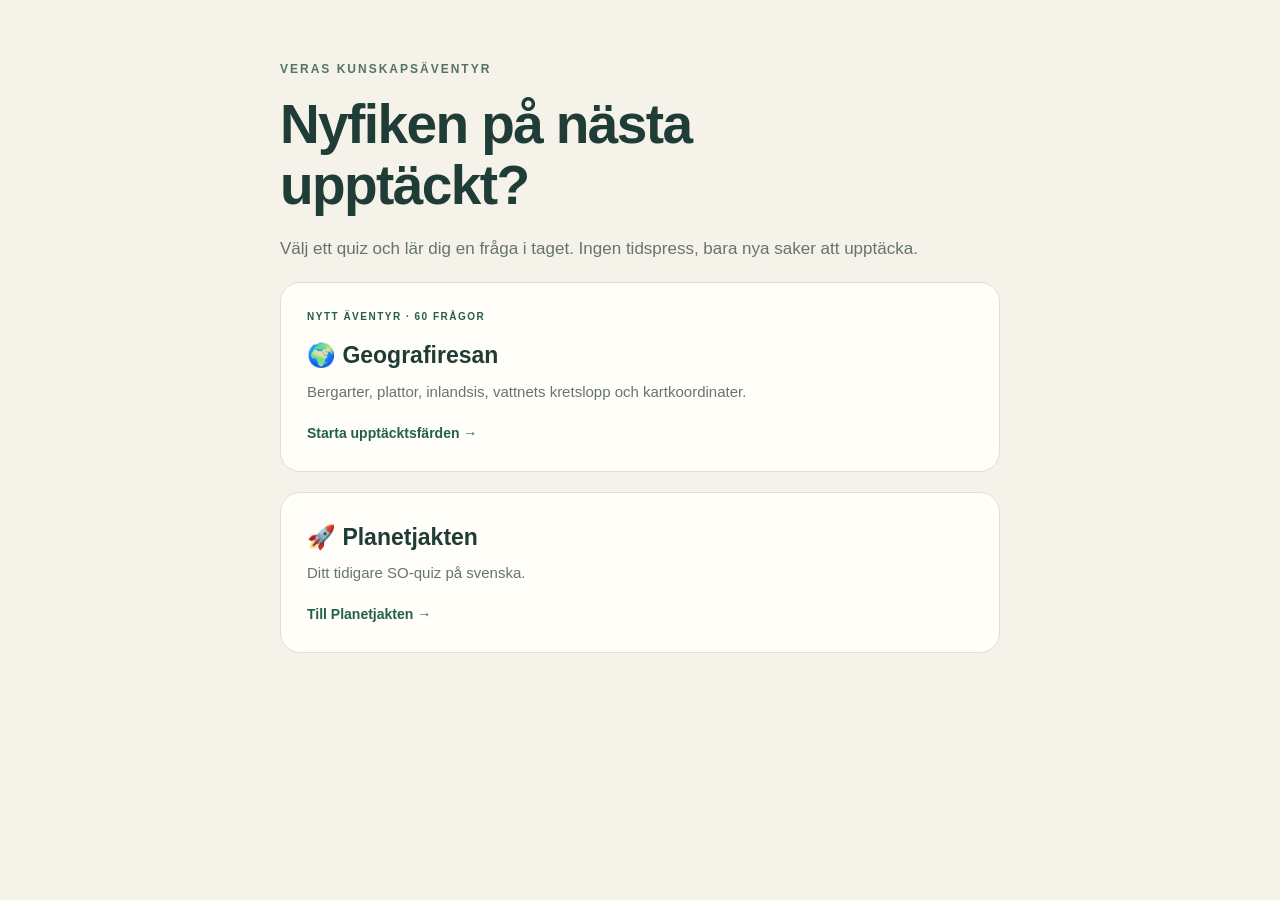
<file: index.html>
<!doctype html>
<html lang="sv"><head><meta charset="utf-8"><meta name="viewport" content="width=device-width,initial-scale=1"><title>Veras kunskapsäventyr</title><style>*{box-sizing:border-box}body{margin:0;padding:60px 22px;background:#f4f2e9;color:#203c36;font:17px/1.6 -apple-system,BlinkMacSystemFont,'Segoe UI',sans-serif}main{max-width:720px;margin:auto}.label{font-size:12px;letter-spacing:2px;color:#537461;font-weight:700}h1{font-size:clamp(36px,7vw,55px);line-height:1.1;letter-spacing:-1.6px;margin:15px 0 20px}p{color:#65756e}a{display:block;text-decoration:none;background:#fffef9;border:1px solid #dce0d5;border-radius:20px;padding:26px;margin-top:20px;color:inherit}a:hover{border-color:#235f4c}a:focus-visible{outline:3px solid #d99b35}h2{font-size:23px;margin:0 0 6px}a p{margin:0;font-size:15px}span{display:block;margin-top:18px;color:#235f4c;font-size:14px;font-weight:700}.new{font-size:10px;letter-spacing:1.5px;margin:0 0 12px}</style></head><body><main><div class="label">VERAS KUNSKAPSÄVENTYR</div><h1>Nyfiken på nästa<br>upptäckt?</h1><p>Välj ett quiz och lär dig en fråga i taget. Ingen tidspress, bara nya saker att upptäcka.</p><a href="geografiresan/"><span class="new">NYTT ÄVENTYR · 60 FRÅGOR</span><h2>🌍 Geografiresan</h2><p>Bergarter, plattor, inlandsis, vattnets kretslopp och kartkoordinater.</p><span>Starta upptäcktsfärden →</span></a><a href="planetjakten/"><h2>🚀 Planetjakten</h2><p>Ditt tidigare SO-quiz på svenska.</p><span>Till Planetjakten →</span></a></main></body></html>
</file>
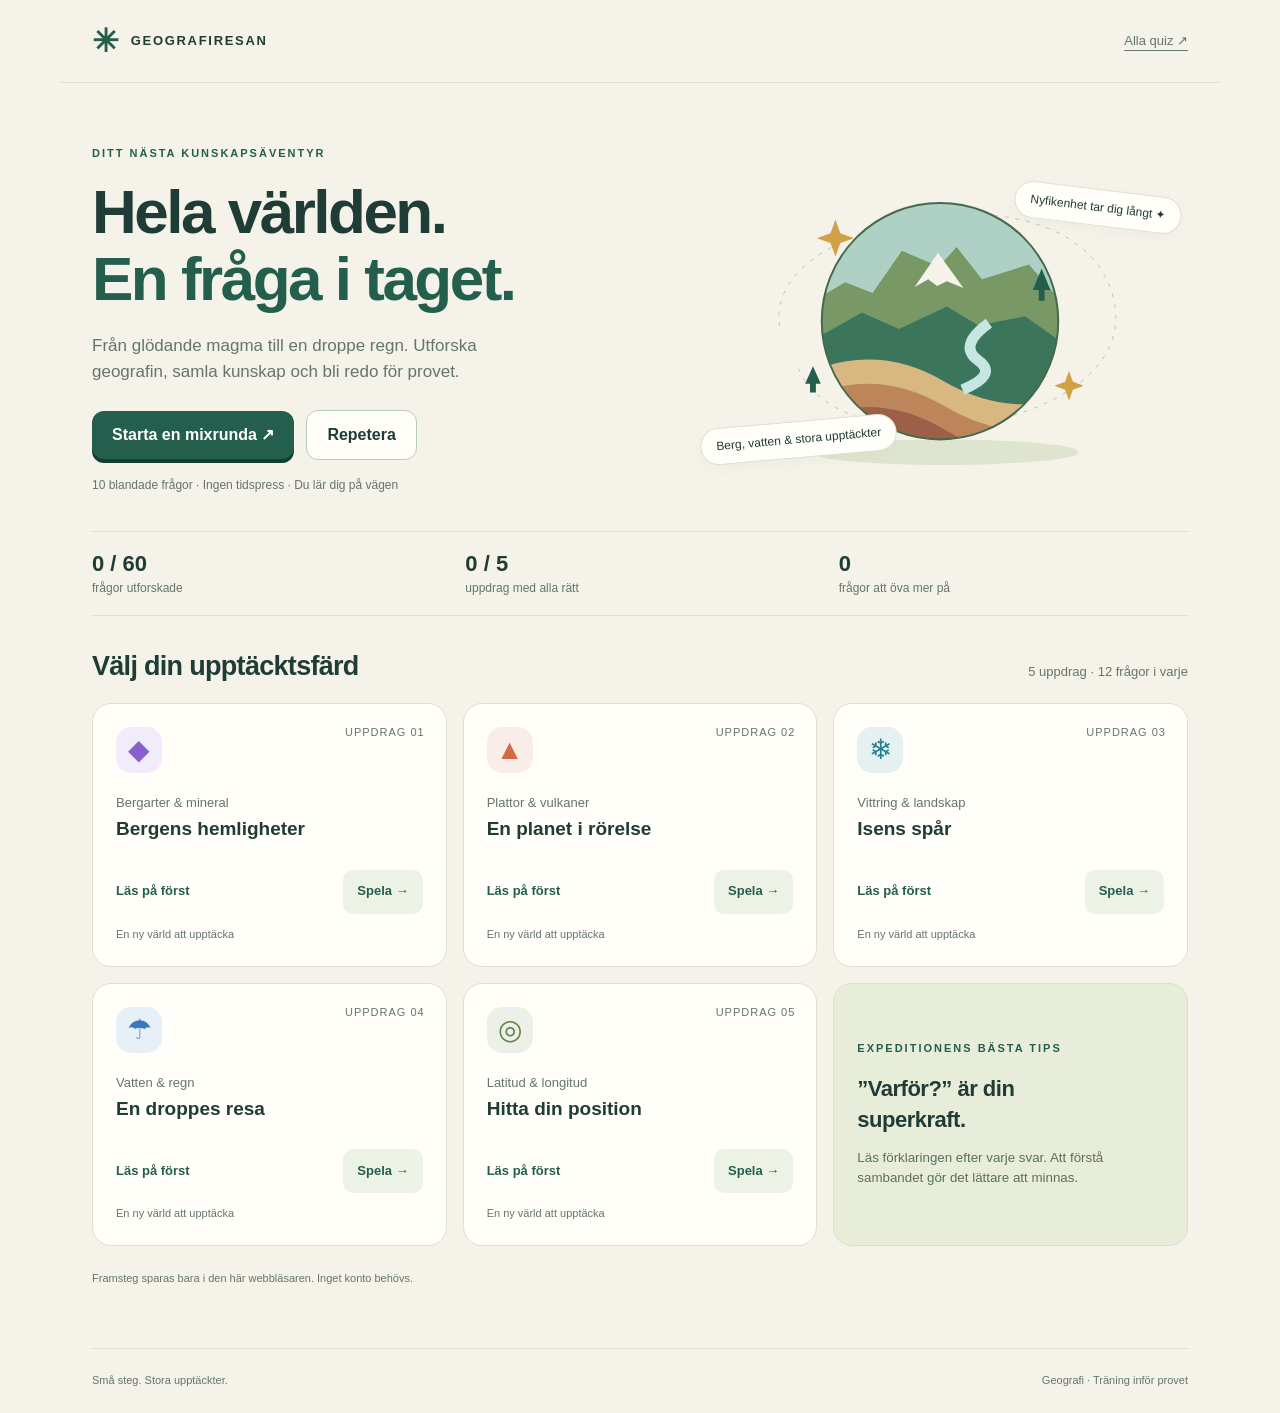
<file: geografiresan/index.html>
<!doctype html>
<html lang="sv"><head><meta charset="utf-8"><meta name="viewport" content="width=device-width,initial-scale=1,viewport-fit=cover"><meta name="theme-color" content="#f4f2e9"><meta name="description" content="Geografiäventyr med 60 frågor om bergarter, vulkaner, inlandsis, regn och kartkoordinater."><title>Geografiresan · Upptäck. Förstå. Kom ihåg.</title><link rel="stylesheet" href="style.css"><script defer src="questions.js"></script><script defer src="app.js"></script></head>
<body><header><a class="brand" href="./" aria-label="Geografiresan, startsida"><span class="brandmark">✳</span> GEOGRAFIRESAN</a><a class="back" href="../">Alla quiz ↗</a></header><main id="app"></main><footer>Små steg. Stora upptäckter. <span>Geografi · Träning inför provet</span></footer><noscript>Aktivera JavaScript för att spela quizet.</noscript></body></html>
</file>
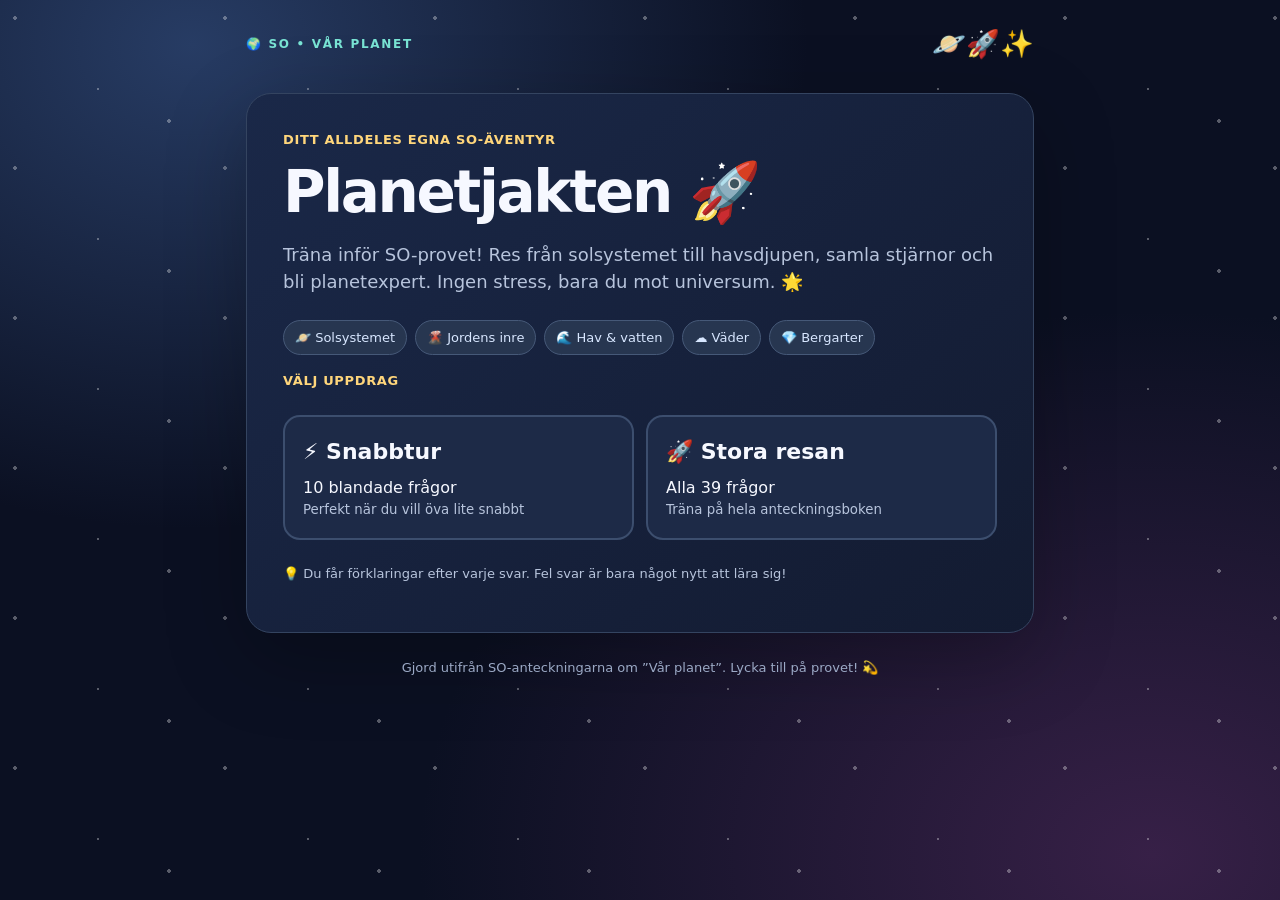
<file: planetjakten/index.html>
<!doctype html>
<html lang="sv"><head><meta charset="utf-8"><meta name="viewport" content="width=device-width,initial-scale=1"><title>Planetjakten 🚀 – SO-quiz</title>
<style>
:root{color-scheme:dark;--bg:#0b1022;--panel:#17213b;--ink:#f6f8ff;--muted:#b7c4dc;--accent:#78e3d3;--pink:#ff94c4;--yellow:#ffd67b;--bad:#ff9a9e}*{box-sizing:border-box}body{margin:0;background:radial-gradient(ellipse at 15% 5%,#273c64 0,transparent 40%),radial-gradient(ellipse at 90% 95%,#372047 0,transparent 45%),var(--bg);font:16px/1.5 system-ui,-apple-system,Segoe UI,sans-serif;color:var(--ink);min-height:100vh}.stars{position:fixed;inset:0;pointer-events:none;opacity:.32;background-image:radial-gradient(2px 2px at 15px 18px,white 98%,transparent),radial-gradient(1px 1px at 98px 89px,white 98%,transparent),radial-gradient(2px 2px at 169px 121px,white 98%,transparent);background-size:210px 150px}main{position:relative;max-width:820px;margin:auto;padding:24px 16px 64px}header{display:flex;align-items:center;justify-content:space-between;gap:15px}header .tag{color:var(--accent);font-weight:800;letter-spacing:.14em;font-size:12px}h1{font-size:clamp(34px,7vw,58px);line-height:1.05;margin:13px 0 10px;letter-spacing:-.04em}h2{font-size:clamp(23px,4vw,32px);line-height:1.25;margin:8px 0 16px}.lead{font-size:18px;color:var(--muted);margin-bottom:25px}.card{background:linear-gradient(140deg,#1a2848,#131b31);border:1px solid #344460;border-radius:25px;padding:clamp(20px,5vw,36px);box-shadow:0 25px 80px #0004}.hidden{display:none!important}.eyebrow{color:var(--yellow);font-weight:800;letter-spacing:.05em;font-size:13px;text-transform:uppercase}.modes{display:grid;grid-template-columns:repeat(2,1fr);gap:12px;margin:24px 0}.mode{border:2px solid #3c4e6e;background:#1d2a47;color:var(--ink);text-align:left;border-radius:17px;padding:18px;cursor:pointer;font:inherit;min-height:125px}.mode strong{display:block;font-size:22px;margin-bottom:8px}.mode small{color:var(--muted);display:block}.mode:hover,.mode:focus-visible{border-color:var(--accent);background:#243b55}.button{background:var(--accent);color:#0e1c2d;border:none;border-radius:14px;padding:14px 23px;font-size:16px;font-weight:800;cursor:pointer}.button:hover{filter:brightness(1.07)}.button:disabled{opacity:.45;cursor:not-allowed}.ghost{border:1px solid #62718a;color:var(--ink);background:transparent;border-radius:14px;padding:12px 18px;font:inherit;font-weight:700;cursor:pointer}.topbar{display:flex;justify-content:space-between;align-items:center;gap:10px;flex-wrap:wrap;margin-bottom:18px;color:var(--muted);font-weight:700}.score{color:var(--yellow)}.meter{height:10px;border-radius:99px;background:#293652;overflow:hidden;margin:14px 0 28px}.meter div{background:linear-gradient(90deg,var(--accent),#99baff);height:100%;width:0;transition:width .35s}.question{font-size:clamp(22px,4vw,29px);font-weight:850;line-height:1.28;margin:10px 0 22px}.choices{display:grid;gap:11px}.choice{width:100%;text-align:left;padding:16px;display:flex;align-items:center;gap:14px;background:#23314f;border:2px solid #3f516f;color:var(--ink);border-radius:15px;font-size:16px;cursor:pointer;transition:transform .12s,border-color .12s;font-family:inherit}.choice:hover:not(:disabled){border-color:#92b7ff;transform:translateY(-1px)}.choice:disabled{cursor:default;opacity:.72}.choice.correct{border-color:#72e3ad;background:#19463f;opacity:1}.choice.wrong{border-color:var(--bad);background:#512c3b;opacity:1}.letter{width:32px;height:32px;flex:none;border-radius:10px;display:grid;place-items:center;background:#344666;font-weight:900}.feedback{margin-top:20px;padding:18px;border-radius:16px;background:#273958;border-left:4px solid var(--accent)}.feedback.bad{border-color:var(--bad)}.feedback strong{font-size:19px}.feedback p{margin:7px 0 0;color:#d5e0f3}.actions{display:flex;justify-content:space-between;gap:10px;align-items:center;flex-wrap:wrap;margin-top:23px}.mini{font-size:13px;color:var(--muted)}.badges{display:flex;gap:8px;flex-wrap:wrap;margin:16px 0}.chip{background:#273650;border:1px solid #465978;padding:7px 11px;border-radius:99px;color:#d8e7ff;font-size:13px}.bigemoji{font-size:66px;margin:10px 0}.result{font-size:46px;font-weight:900;color:var(--yellow);margin:0}.review{display:grid;gap:10px;margin:18px 0}.reviewitem{background:#22304a;padding:14px;border-radius:12px}.reviewitem p{margin:5px 0;color:var(--muted)}.footer{margin-top:25px;font-size:13px;text-align:center;color:#9ba9c5}button:focus-visible{outline:3px solid var(--yellow);outline-offset:3px}@media(max-width:480px){.modes{grid-template-columns:1fr}.card{padding:20px}.actions .button{flex:1}h1{margin-top:25px}}@media(prefers-reduced-motion:reduce){*{transition:none!important}}
</style></head><body><div class="stars"></div><main>
<header><span class="tag">🌍 SO • VÅR PLANET</span><span aria-label="Spel" style="font-size:27px">🪐🚀✨</span></header>
<section id="start" class="card" style="margin-top:28px"><div class="eyebrow">Ditt alldeles egna SO-äventyr</div><h1>Planetjakten 🚀</h1><p class="lead">Träna inför SO-provet! Res från solsystemet till havsdjupen, samla stjärnor och bli planetexpert. Ingen stress, bara du mot universum. 🌟</p><div class="badges"><span class="chip">🪐 Solsystemet</span><span class="chip">🌋 Jordens inre</span><span class="chip">🌊 Hav & vatten</span><span class="chip">☁️ Väder</span><span class="chip">💎 Bergarter</span></div><div class="eyebrow">Välj uppdrag</div><div class="modes"><button class="mode" onclick="startGame('quick')"><strong>⚡ Snabbtur</strong>10 blandade frågor<small>Perfekt när du vill öva lite snabbt</small></button><button class="mode" onclick="startGame('full')"><strong>🚀 Stora resan</strong>Alla <span id="totalLabel"></span> frågor<small>Träna på hela anteckningsboken</small></button></div><p class="mini">💡 Du får förklaringar efter varje svar. Fel svar är bara något nytt att lära sig!</p></section>
<section id="game" class="card hidden" style="margin-top:28px"><div class="topbar"><span id="position">Fråga 1 av 10</span><span class="score" id="score">⭐ 0 poäng</span><span id="streak">🔥 0 i rad</span></div><div class="meter" role="progressbar" aria-label="Framsteg"><div id="progress"></div></div><div id="category" class="eyebrow"></div><div class="question" id="prompt"></div><div id="choices" class="choices"></div><div id="feedback" class="feedback hidden" role="status" aria-live="polite"></div><div class="actions"><button class="ghost" id="hint" onclick="giveHint()">💡 Ledtråd</button><span class="mini" id="helper">Välj ett svar!</span><button id="next" class="button hidden" onclick="nextQuestion()">Nästa fråga →</button></div></section>
<section id="end" class="card hidden" style="margin-top:28px;text-align:center"><div id="endEmoji" class="bigemoji">🏆</div><div class="eyebrow">Uppdrag slutfört!</div><h1 id="endHeading">Snyggt jobbat!</h1><p class="result" id="finalScore"></p><p class="lead" id="endText"></p><div id="reviewPanel" class="hidden" style="text-align:left"><h2>🧠 Det här kan du öva mer på</h2><div id="review" class="review"></div></div><div style="display:flex;justify-content:center;gap:12px;flex-wrap:wrap"><button class="button" onclick="startGame(mode)">🔄 Spela igen</button><button class="ghost" id="retryWrong" onclick="startMissed()">🎯 Repetera misstagen</button><button class="ghost" onclick="showStart()">🏠 Startskärmen</button></div></section><p class="footer">Gjord utifrån SO-anteckningarna om ”Vår planet”. Lycka till på provet! 💫</p></main>
<script>
const questions=[
['🪐 Solsystemet','Vilken planet ligger närmast solen?',['Merkurius','Venus','Mars','Jorden'],0,'Planeterna kommer i ordningen Merkurius, Venus, Jorden, Mars …','Den är den första planeten från solen.'],
['🪐 Solsystemet','Vilken planet kommer direkt efter Venus, räknat från solen?',['Mars','Jupiter','Jorden','Merkurius'],2,'Jorden är tredje planeten från solen, efter Merkurius och Venus.','Det är planeten där du sitter just nu.'],
['🪐 Solsystemet','Vad är solen?',['En planet','En stjärna','En måne','En komet'],1,'Solen är en stjärna som ger jorden ljus och värme.','Den lyser av sig själv.'],
['🪐 Solsystemet','Ungefär hur lång tid tar ett dygn på jorden?',['12 timmar','24 timmar','7 dagar','365 dagar'],1,'Jorden snurrar ett varv runt sin egen axel på ungefär 24 timmar.','Tänk på ett helt dygn med dag och natt.'],
['🪐 Solsystemet','Vad orsakar dag och natt?',['Att jorden snurrar runt sin axel','Att månen går framför solen','Att solen snurrar runt jorden','Att molnen skymmer solen'],0,'Sidan som är vänd mot solen har dag. Den andra sidan har natt.','Det har med jordens rotation att göra.'],
['🪐 Solsystemet','Hur lång tid tar månens omlopp runt jorden ungefär, jämfört med stjärnorna?',['7 dagar','27,3 dygn','24 timmar','365 dygn'],1,'Månen går ett varv runt jorden på cirka 27,3 dygn.','Lite mindre än fyra veckor.'],
['🪐 Solsystemet','Vilken av dessa planeter är störst?',['Jorden','Venus','Merkurius','Jupiter'],3,'Jupiter är solsystemets största planet.','Den är en gasjätte.'],
['🧭 Kartkunskap','Vad kallas linjerna på jordgloben som går från nordpolen till sydpolen?',['Latituder / breddgrader','Longituder / längdgrader','Ekvatorer','Tidszoner'],1,'Longituder (längdgrader) går mellan polerna och anger läget öster eller väster om nollmeridianen.','Tänk: lång = längdgrad.'],
['🧭 Kartkunskap','Vad kallas linjen runt jordens mitt som delar jorden i norra och södra halvklotet?',['Nollmeridianen','Ekvatorn','Polcirkeln','Kräftans vändkrets'],1,'Ekvatorn ligger på 0° latitud och delar jorden i två halvklot.','Den ligger vid 0° breddgrad.'],
['🧭 Kartkunskap','Var ligger nordpolen i latitud?',['0°','90° nord','90° syd','180° öst'],1,'Nordpolen ligger på 90° nordlig bredd.','Längst norrut!'],
['🧭 Kartkunskap','Vad mäter latitud (breddgrad)?',['Hur långt norr eller söder en plats ligger','Hur djupt havet är','Hur högt ett berg är','Hur långt öster eller väster en plats ligger'],0,'Latitud visar läget norr eller söder om ekvatorn.','Utgå från ekvatorn.'],
['🌋 Jordens inre','Vad kallas jordens yttersta fasta lager?',['Manteln','Yttre kärnan','Jordskorpan','Inre kärnan'],2,'Jordskorpan är det yttersta lagret.','Vi bor ovanpå det.'],
['🌋 Jordens inre','Vilket lager ligger direkt under jordskorpan?',['Manteln','Atmosfären','Inre kärnan','Havsbotten'],0,'Manteln ligger under jordskorpan och ovanför kärnan.','Det finns mycket varmt bergmaterial där.'],
['🌋 Jordens inre','Vilka två huvuddelar delas jordens kärna in i?',['Övre och undre jordskorpa','Nord och syd','Inre och yttre kärna','Varm och kall mantel'],2,'Jorden har en yttre kärna som är flytande och en inre kärna som är fast.','Två delar: en inuti och en utanpå.'],
['🌋 Jordens inre','Vad kallas de stora bitarna som jordens yttersta skal är uppdelat i?',['Kontinentalplattor / tektoniska plattor','Molnplattor','Magnetplattor','Vattenplattor'],0,'De tektoniska plattorna rör sig långsamt och kan bland annat orsaka jordbävningar.','De kan krocka och glida isär.'],
['🌋 Jordens inre','Vad kan hända där två tektoniska plattor möts?',['En ny måne bildas','Jordbävningar kan uppstå','Solen blir kallare','Tidvattnet försvinner'],1,'Plattornas rörelser kan leda till jordbävningar, vulkaner och bergskedjor.','Marken kan börja skaka.'],
['🌋 Jordens inre','Hur länge sedan bildades jorden ungefär?',['4,6 miljarder år','4,6 miljoner år','46 tusen år','460 år'],0,'Jorden bildades för ungefär 4,6 miljarder år sedan.','Det handlar om miljarder år.'],
['🌊 Hav & vatten','Ungefär hur stor del av jordens yta täcks av vatten?',['En fjärdedel','Hälften','Cirka 70 procent','Nästan 100 procent'],2,'Cirka 71 procent av jordens yta täcks av vatten.','Mer än hälften, men inte hela.'],
['🌊 Hav & vatten','Vad kallas den grunda havsbottnen närmast land?',['Djuphavsgrav','Kontinentalsockel','Jordmantel','Inre kärna'],1,'Kontinentalsockeln är den relativt grunda fortsättningen av kontinenten under havet.','Tänk en hylla eller sockel under vatten.'],
['🌊 Hav & vatten','Vad kallas en mycket djup, smal sänka i havsbottnen?',['Djuphavsgrav','Strand','Floddelta','Kontinentalsockel'],0,'Djuphavsgravar är havens djupaste områden.','Ordet innehåller både djup och grav.'],
['🌊 Hav & vatten','Vad är Marianergraven känd för?',['Att ha världens högsta vågor','Att vara världens djupaste kända havsgrav','Att vara en stor sjö','Att ligga på nordpolen'],1,'I Marianergraven finns Challenger Deep, havets djupaste kända punkt, cirka 11 000 meter ner.','Det handlar om ett rekord i djup.'],
['🌊 Hav & vatten','Vilken kraft drar bland annat havets vatten och bidrar till tidvattnet?',['Månens gravitation','Molnens tyngd','Vindarnas färg','Jordskorpans ljus'],0,'Månens gravitation är den viktigaste orsaken till tidvatten. Även solen påverkar.','Tänk på jordens närmaste himlakropp.'],
['☁️ Väder & klimat','Vad är meteorologi?',['Läran om väder och atmosfär','Läran om stenar','Läran om planeter','Läran om havsdjup'],0,'Meteorologi är vetenskapen om väder och processer i atmosfären.','Meteorologer gör väderprognoser.'],
['☁️ Väder & klimat','Vilket lager av atmosfären ligger närmast jordytan?',['Stratosfären','Troposfären','Mesosfären','Termosfären'],1,'Troposfären ligger längst ner; där sker nästan allt väder.','Vi lever i det lagret.'],
['☁️ Väder & klimat','Vad använder meteorologer när de gör väderprognoser?',['Bara gissningar','Bara gamla kartor','Mätningar som temperatur, vind, nederbörd och lufttryck','Endast månens faser'],2,'Mätningar och vädermodeller hjälper meteorologer att förutse vädret.','Tänk på flera saker man kan mäta ute.'],
['☁️ Väder & klimat','Vad heter väderhändelsen när vatten faller från moln till marken?',['Avdunstning','Nederbörd','Smältning','Kondensation'],1,'Nederbörd kan vara regn, snö eller hagel.','Regn och snö är exempel.'],
['☁️ Väder & klimat','Vad kallas det när solen värmer vatten så att det övergår till vattenånga?',['Avdunstning','Nederbörd','Frysning','Erosion'],0,'Avdunstning är ett steg i vattnets kretslopp.','Vatten blir till gas.'],
['☁️ Väder & klimat','Vad händer när vattenånga kyls av och blir små vattendroppar?',['Jordbävning','Kondensation','Erosion','Magnetism'],1,'Kondensation kan skapa moln när vattenånga blir små droppar.','Motsatsen till att flytande vatten avdunstar.'],
['☁️ Väder & klimat','Varför uppstår vind?',['Luft rör sig på grund av skillnader i lufttryck','Jorden slutar snurra','Molnen drar luften efter sig','Månen blåser'],0,'Skillnader i lufttryck driver vindar. Solens ojämna uppvärmning bidrar till tryckskillnaderna.','Luften vill röra sig mellan olika lufttryck.'],
['☁️ Väder & klimat','Vad är en sjöbris?',['Vind från land mot hav under dagen','Vind från hav mot land under dagen','Vind som bara finns på vintern','Vind djupt nere i havet'],1,'På dagen värms land ofta snabbare än havet. Då kan svalare luft blåsa in från havet.','Den kommer från sjön/havet.'],
['☁️ Väder & klimat','Vad är en landbris?',['Vind från land mot hav, ofta på natten','Vind från hav mot land mitt på dagen','En sorts nederbörd','En havsström'],0,'På natten kyls land ofta snabbare än havet, så vinden kan blåsa från land ut över vattnet.','Motsatsen till sjöbris.'],
['☁️ Väder & klimat','Vad är en sjö- eller havsvind som påverkas av varm och kall luft ett exempel på?',['Lokala vindar','Jordbävningar','Mineraler','Bergarter'],0,'Sjöbris och landbris är lokala vindar orsakade av temperaturskillnader.','Den påverkar vädret på en viss plats.'],
['💎 Bergarter & mineral','Vad är ett mineral?',['Ett naturligt förekommande ämne med bestämd kemisk sammansättning och kristallstruktur','Alla sorters jord','En blandning av moln','En sorts vind'],0,'Mineral är byggstenar i många bergarter. Kvarts och fältspat är exempel.','Kvarts är ett exempel.'],
['💎 Bergarter & mineral','Vilka tre mineral är vanliga i granit?',['Kvarts, fältspat och glimmer','Guld, silver och diamant','Salt, is och vatten','Järn, kol och syre'],0,'Granit består ofta till stor del av kvarts, fältspat och glimmer.','Ett av dem är kvarts.'],
['💎 Bergarter & mineral','Hur bildas magmatiska bergarter?',['När magma eller lava stelnar','När sand bara blir blöt','När luften kyls ned','När solen värmer molnen'],0,'Magmatiska bergarter bildas när smält bergmassa svalnar och stelnar.','Tänk på en vulkan!'],
['💎 Bergarter & mineral','Hur bildas sedimentära bergarter?',['När sediment avlagras och pressas/cementeras ihop','När magma exploderar i rymden','När vatten avdunstar ur moln','När jordens axel lutar'],0,'Sediment som sand och lera kan med tiden packas och cementeras till bergarter.','Tänk lager på lager av sand och lera.'],
['💎 Bergarter & mineral','Hur bildas metamorfa bergarter?',['När befintliga bergarter förändras av högt tryck och/eller värme','När en sjö fryser','När solen roterar','När regn bildar vattenpölar'],0,'Metamorfa bergarter är omvandlade bergarter. Gnejs och marmor är exempel.','Ordet betyder ungefär omvandlad.'],
['💎 Bergarter & mineral','Vilken av följande är en metamorf bergart?',['Granit','Sandsten','Gnejs','Basalt'],2,'Gnejs är en metamorf bergart; granit och basalt är magmatiska och sandsten sedimentär.','Den kan bildas när andra bergarter omvandlas.'],
['💎 Bergarter & mineral','Vilken av följande är en sedimentär bergart?',['Sandsten','Gnejs','Granit','Basalt'],0,'Sandsten bildas av sandkorn som packas och cementeras ihop.','Namnet avslöjar materialet.'],
];
let selected=[], idx=0,points=0,streak=0,mode='quick', mistakes=[],active=null, answered=false,hinted=false;
const $=s=>document.querySelector(s);
function shuffle(arr){return [...arr].sort(()=>Math.random()-.5)}
function showOnly(id){['start','game','end'].forEach(s=>$('#'+s).classList.toggle('hidden',s!==id));window.scrollTo({top:0,behavior:'smooth'})}
function showStart(){showOnly('start')}
function startGame(which){mode=which;selected=shuffle(questions.map((q,i)=>i));if(which==='quick')selected=selected.slice(0,10);begin()}
function startMissed(){selected=[...new Set(mistakes)];mode='retry';begin()}
function begin(){idx=0;points=0;streak=0;mistakes=[];showOnly('game');render()}
function render(){answered=false;hinted=false;const q=questions[selected[idx]];active={q,opts:shuffle(q[2].map((t,i)=>({t,i})))};$('#position').textContent=`Fråga ${idx+1} av ${selected.length}`;$('#score').textContent=`⭐ ${points} poäng`;$('#streak').textContent=`🔥 ${streak} i rad`;$('#progress').style.width= `${idx/selected.length*100}%`;$('#category').textContent=q[0];$('#prompt').textContent=q[1];$('#feedback').className='feedback hidden';$('#feedback').innerHTML='';$('#hint').classList.remove('hidden');$('#hint').disabled=false;$('#helper').textContent='Välj ett svar!';$('#next').classList.add('hidden');$('#choices').innerHTML='';active.opts.forEach((o,j)=>{const b=document.createElement('button');b.className='choice';b.innerHTML=`<span class="letter">${'ABCD'[j]}</span><span></span>`;b.children[1].textContent=o.t;b.onclick=()=>answer(o.i);b.dataset.i=o.i;$('#choices').appendChild(b)});}
function giveHint(){if(answered)return;hinted=true;$('#feedback').className='feedback';$('#feedback').innerHTML='<strong>💡 Ledtråd</strong><p></p>';$('#feedback').querySelector('p').textContent=active.q[4];$('#hint').disabled=true;$('#helper').textContent='Ledtråd använd – du kan fortfarande få poäng!'}
function answer(chosen){if(answered)return;answered=true;const q=active.q,correct=chosen===q[3];if(correct){points+=hinted?5:10;streak++}else{streak=0;mistakes.push(selected[idx])}document.querySelectorAll('.choice').forEach(b=>{b.disabled=true;const n=Number(b.dataset.i);if(n===q[3])b.classList.add('correct');if(n===chosen&&!correct)b.classList.add('wrong')});$('#score').textContent=`⭐ ${points} poäng`;$('#streak').textContent=`🔥 ${streak} i rad`;$('#feedback').className='feedback'+(correct?'':' bad');$('#feedback').innerHTML='<strong></strong><p></p>';$('#feedback strong').textContent=correct?(streak>=3?'🔥 Wow, '+streak+' rätt i rad!':'✨ Helt rätt!'):'💪 Nära! Nu lärde du dig något.';$('#feedback p').textContent=q[4];$('#hint').classList.add('hidden');$('#helper').textContent=correct?`+${hinted?5:10} poäng`:'Du fixar nästa!';$('#next').classList.remove('hidden');$('#next').textContent=idx===selected.length-1?'Se resultatet 🎉':'Nästa fråga →';}
function nextQuestion(){idx++;if(idx<selected.length)render();else finish()}
function finish(){showOnly('end');$('#end').querySelector('#finalScore').textContent=`${points} / ${selected.length*10} ⭐`;const percent=points/(selected.length*10);$('#endEmoji').textContent=percent>=.85?'🏆':percent>=.55?'🌟':'🚀';$('#endHeading').textContent=percent>=.85?'Planetexpert!':percent>=.55?'Rymdigt bra jobbat!':'Bra kämpat, upptäckare!';$('#endText').textContent=percent>=.85?'Du har koll på vår planet! Vill du prova igen och se om du kan få full pott?':percent>=.55?'Det går framåt! Ett nytt varv gör kunskaperna ännu starkare.':'Övning ger färdighet! Gå igenom förklaringarna och prova igen.';$('#progress').style.width='100%';const missed=[...new Set(mistakes)];$('#retryWrong').classList.toggle('hidden',missed.length===0);$('#reviewPanel').classList.toggle('hidden',missed.length===0);$('#review').innerHTML='';missed.forEach(i=>{const q=questions[i],div=document.createElement('div');div.className='reviewitem';const strong=document.createElement('strong');strong.textContent=q[1];const p=document.createElement('p');p.textContent='✅ '+q[2][q[3]]+'. '+q[4];div.append(strong,p);$('#review').appendChild(div)});}
$('#totalLabel').textContent=questions.length;
</script></body></html>
</file>
<file: geografiresan/style.css>
:root{--ink:#203c36;--muted:#65756e;--paper:#f4f2e9;--green:#235f4c;--lime:#e0ee91;--line:#dce0d5}*{box-sizing:border-box}body{margin:0;background:var(--paper);color:var(--ink);font-family:ui-rounded,'SF Pro Rounded',-apple-system,BlinkMacSystemFont,'Segoe UI',sans-serif;font-size:16px;line-height:1.55;-webkit-text-size-adjust:100%}button,a{-webkit-tap-highlight-color:transparent}button{font:inherit;cursor:pointer;touch-action:manipulation}button:disabled{cursor:default}a{color:inherit}header{max-width:1160px;margin:auto;padding:25px 32px;display:flex;justify-content:space-between;align-items:center;border-bottom:1px solid var(--line);gap:12px}.brand{font-weight:800;font-size:13px;letter-spacing:1.7px;text-decoration:none;display:flex;align-items:center;gap:10px}.brandmark{font-size:32px;line-height:1;color:var(--green)}.back{font-size:13px;color:var(--muted);text-underline-offset:5px}main{max-width:1096px;margin:0 auto;padding:38px 0 60px}h1,h2,h3,p{margin:0}h1{font-size:clamp(38px,5vw,62px);line-height:1.08;letter-spacing:-2.5px;font-weight:800}h2{font-size:27px;line-height:1.2;letter-spacing:-.7px}h3{font-size:19px;line-height:1.25}.eyebrow{font-size:11px;letter-spacing:2px;font-weight:800;text-transform:uppercase;color:var(--green);margin-bottom:17px}.hero{display:grid;grid-template-columns:1.15fr 1fr;gap:30px;align-items:center;padding:24px 0 36px}.hero p{max-width:450px;margin:20px 0 24px;color:var(--muted);font-size:17px}.hero em{font-style:normal;color:var(--green)}.hero-art{position:relative;min-height:310px;display:flex;align-items:center;justify-content:center}.hero-art svg{width:100%;max-width:430px}.tag{position:absolute;background:#fffef9;border:1px solid var(--line);border-radius:30px;padding:8px 15px;font-size:12px;box-shadow:0 5px 15px #203c3607}.tag.top{top:30px;right:6px;transform:rotate(7deg)}.tag.bottom{bottom:24px;left:8px;transform:rotate(-5deg)}.primary,.secondary,.quiet{min-height:48px;border-radius:12px;padding:12px 20px;font-weight:700;border:0}.primary{background:var(--green);color:white;box-shadow:0 4px 0 #123e30}.primary:hover{background:#174936}.secondary{border:1px solid #bccbbf;background:#fffef8;color:var(--ink)}.quiet{background:transparent;color:var(--muted);padding:10px 0}.actions{display:flex;flex-wrap:wrap;gap:12px;align-items:center}.meta{font-size:12px;color:var(--muted);margin-top:16px}.stats{display:flex;gap:24px;border-top:1px solid var(--line);border-bottom:1px solid var(--line);padding:18px 0;margin:0 0 34px}.stat{flex:1;font-size:12px;color:var(--muted)}.stat b{display:block;font-size:22px;color:var(--ink);line-height:1.3}.sectiontop{display:flex;align-items:end;justify-content:space-between;gap:12px;margin-bottom:20px}.sectiontop p{color:var(--muted);font-size:13px}.missions{display:grid;grid-template-columns:repeat(3,1fr);gap:16px}.mission{background:#fffef9;border:1px solid var(--line);border-radius:19px;padding:23px;display:flex;flex-direction:column;position:relative;overflow:hidden}.mission .number{position:absolute;right:21px;top:20px;font-size:11px;color:var(--muted);letter-spacing:1px}.icon{width:46px;height:46px;border-radius:15px;display:grid;place-items:center;background:color-mix(in srgb,var(--accent) 12%,white);color:var(--accent);font-size:28px;margin-bottom:20px}.mission h3{margin:4px 0 7px}.mission p{font-size:13px;color:var(--muted)}.mission .links{display:flex;justify-content:space-between;align-items:center;margin-top:22px;gap:8px}.mission button{border:0;background:none;color:var(--green);font-size:13px;font-weight:700;padding:9px 0;min-height:44px}.mission button.start{background:#edf2e6;padding:9px 14px;border-radius:10px}.mission .best{font-size:11px;color:var(--muted);margin-top:12px}.fieldnote{background:#e8edda;border-color:#d9e1c9;justify-content:center}.fieldnote .quote{font-size:22px;line-height:1.4;font-weight:650;letter-spacing:-.5px;margin-bottom:12px}.fieldnote small{color:#57715c}.workspace{max-width:760px;margin:0 auto}.toolbar{display:flex;justify-content:space-between;gap:15px;align-items:center;margin-bottom:22px}.pill{background:#e5eada;padding:7px 13px;border-radius:25px;font-size:12px;font-weight:700}.progress{height:7px;background:#dfe5d8;border-radius:8px;overflow:hidden;margin-bottom:30px}.progress>div{height:100%;background:var(--green);transition:width .3s}.question-card{background:#fffef9;border:1px solid var(--line);border-radius:24px;padding:34px;box-shadow:0 10px 30px #203c3605}.question-card h1{font-size:28px;line-height:1.25;letter-spacing:-.7px}.question-meta{display:flex;gap:12px;justify-content:space-between;color:var(--muted);font-size:12px;margin-bottom:17px}.options{display:grid;gap:12px;margin-top:26px}.option{background:white;border:1.5px solid #dce1d7;border-radius:13px;min-height:59px;padding:14px 16px;display:flex;gap:13px;align-items:center;text-align:left;color:var(--ink);line-height:1.4;width:100%}.option:not(:disabled):hover{background:#f0f4e7;border-color:#78927b}.letter{width:28px;height:28px;flex-shrink:0;border-radius:8px;display:grid;place-items:center;background:#f1f2ec;font-size:12px;font-weight:700}.option.correct{border-color:#3f8a60;background:#edf7ec}.option.correct .letter{background:#367a50;color:#fff}.option.wrong{border-color:#bd6458;background:#fff1eb}.option.wrong .letter{background:#a84e43;color:white}.feedback{margin-top:22px;padding:19px;border-radius:14px;background:#edf3e3}.feedback.retry{background:#fff0df}.feedback strong{display:block;margin-bottom:5px}.feedback p{font-size:15px}.feedback .source{font-size:11px;color:var(--muted);margin-top:9px}.nextrow{display:flex;justify-content:space-between;align-items:center;gap:16px;margin-top:22px}.hint{padding:12px 0;color:var(--muted);font-size:13px}.visual{margin:22px 0 0;background:#f1f4ec;border-radius:15px;padding:12px}.visual svg{display:block;width:100%;max-height:265px;margin:auto}.visual figcaption{text-align:center;font-size:11px;color:var(--muted);margin-top:6px}.result{text-align:center;padding:36px 25px}.result .medal{font-size:58px;margin-bottom:13px}.result h1{font-size:38px;letter-spacing:-1px}.result .score{font-size:64px;font-weight:800;color:var(--green);margin:8px 0}.result p{color:var(--muted);max-width:480px;margin:0 auto 25px}.result .actions{justify-content:center}.review{margin-top:25px;text-align:left;border-top:1px solid var(--line);padding-top:23px}.review details{border-bottom:1px solid var(--line);padding:13px 0}.review summary{cursor:pointer;font-weight:650;font-size:14px;min-height:44px}.review p{margin:10px 0;color:var(--ink);font-size:14px}.study .intro{font-size:18px;margin:24px 0}.study ul{padding-left:22px}.study li{margin-bottom:16px}.study .source{font-size:12px;color:var(--muted);margin:20px 0}.study h1{font-size:36px;letter-spacing:-1px}.storage-note{font-size:11px;color:var(--muted);margin-top:24px}.toast{background:#fff0df;padding:12px;border-radius:10px;font-size:13px;margin-top:15px}footer{max-width:1096px;margin:auto;border-top:1px solid var(--line);padding:23px 0 max(24px,env(safe-area-inset-bottom));font-size:11px;color:var(--muted);display:flex;justify-content:space-between;gap:14px}button:focus-visible,a:focus-visible,summary:focus-visible{outline:3px solid #d99b35;outline-offset:4px}[hidden]{display:none!important}@media(max-width:1160px){main,footer{margin-left:30px;margin-right:30px}}@media(max-width:800px){.hero{grid-template-columns:1fr 0.8fr}.missions{grid-template-columns:repeat(2,1fr)}h1{font-size:44px}.hero-art{min-height:260px}.tag{font-size:10px;padding:7px 11px}}@media(max-width:580px){header{padding:18px 20px}.brand{font-size:11px;letter-spacing:1px}.brandmark{font-size:28px}main{padding-top:23px;margin:0 20px}.hero{grid-template-columns:1fr;padding:12px 0 25px;gap:5px}.hero-art{min-height:205px;grid-row:2}.hero-art svg{max-width:280px}.tag.top{right:12px;top:20px}.tag.bottom{left:5px;bottom:20px}.hero p{font-size:16px;margin:17px 0 20px}h1{font-size:43px;letter-spacing:-1.8px}.hero .eyebrow{margin-bottom:14px}.hero .meta{margin-top:13px}.stats{gap:12px;padding:16px 0;margin-bottom:25px}.stat{font-size:10px}.stat b{font-size:19px}.missions{grid-template-columns:1fr}.mission{padding:22px}.mission .icon{margin-bottom:12px}.sectiontop{display:block}.sectiontop p{margin-top:7px}.sectiontop h2{font-size:25px}.question-card{padding:23px 18px;border-radius:19px}.question-card h1{font-size:24px}.toolbar{margin-bottom:16px}.progress{margin-bottom:20px}.option{padding:13px 12px;font-size:15px}.nextrow{align-items:flex-start}.nextrow .primary{min-width:130px}.hint{max-width:150px}.study h1{font-size:30px}.study .intro{font-size:16px}.result{padding:27px 18px}.result h1{font-size:31px}.question-meta{font-size:11px}.visual{padding:5px;margin:20px 0 0}footer{margin:0 20px;flex-direction:column;gap:4px}.back{font-size:12px}.actions .primary,.actions .secondary{flex-grow:1}.fieldnote{min-height:175px}}@media(prefers-reduced-motion:reduce){*{transition:none!important;scroll-behavior:auto!important}}
</file>
